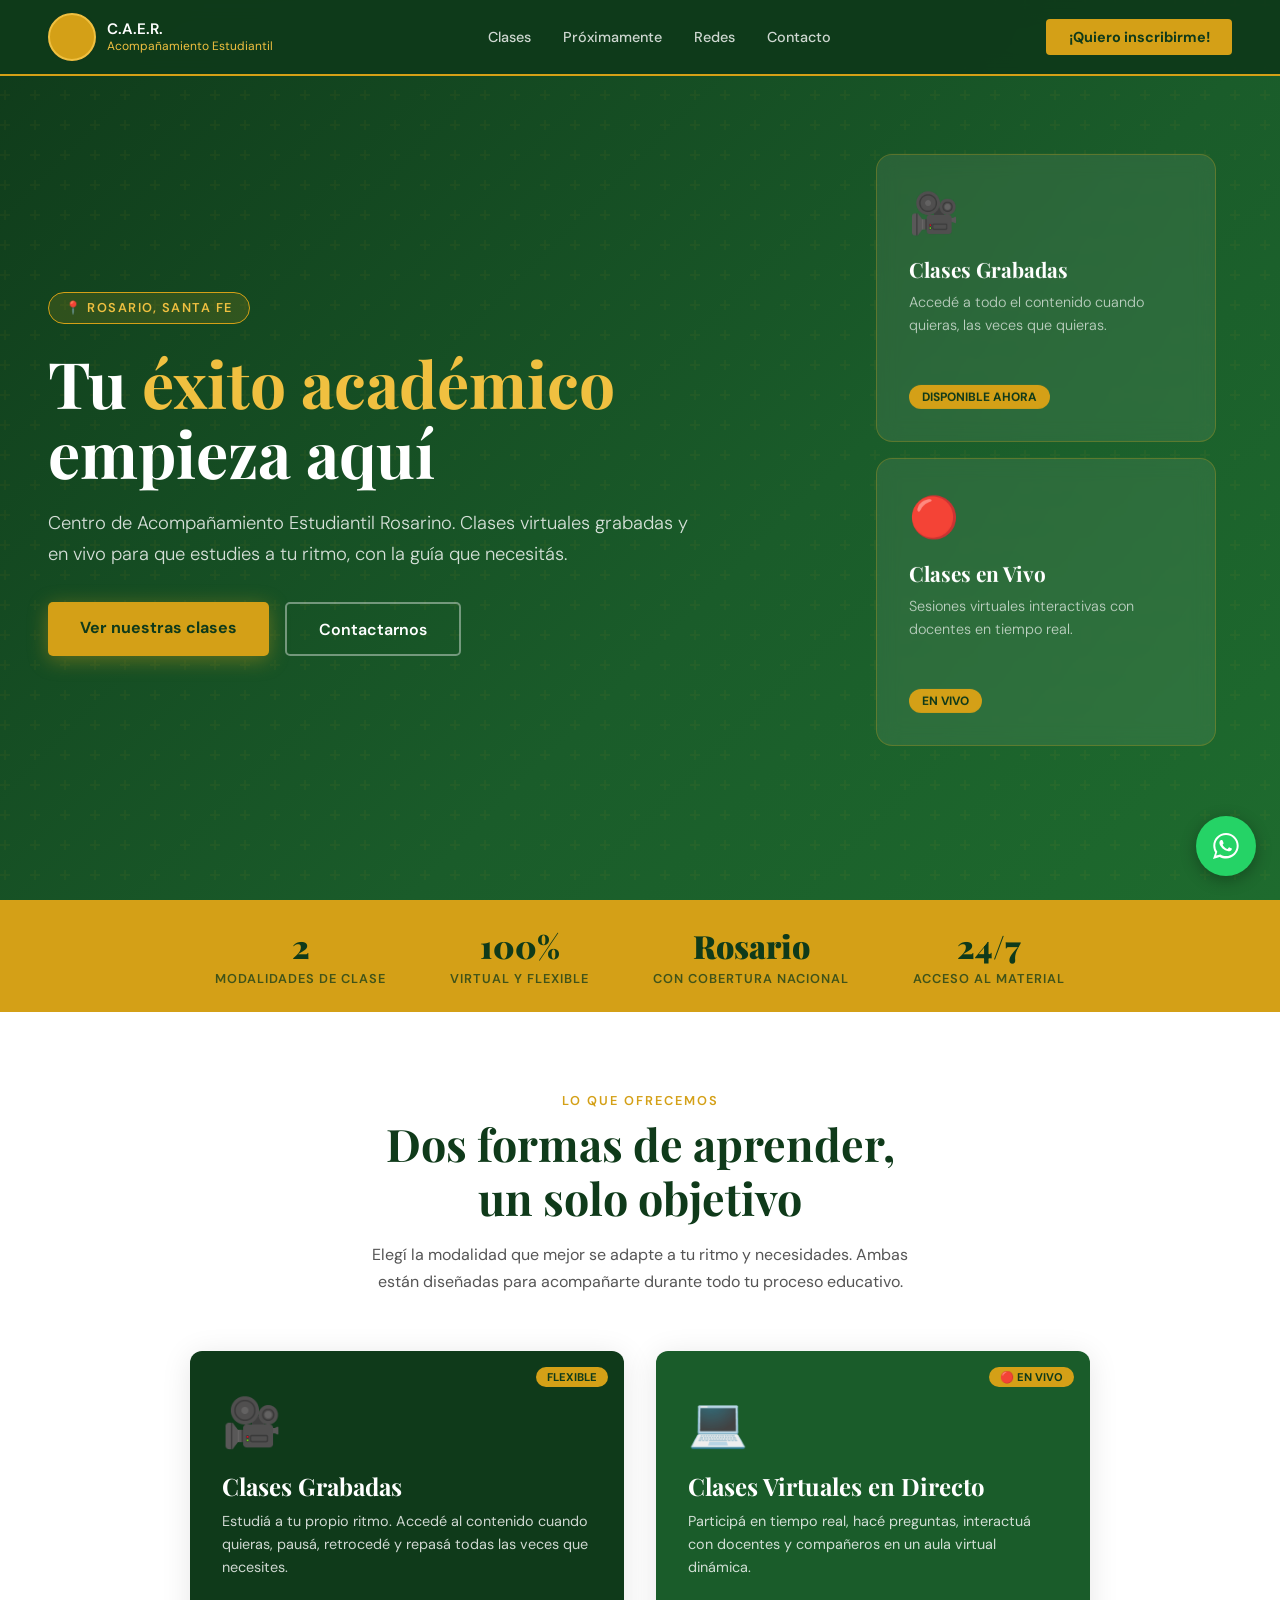
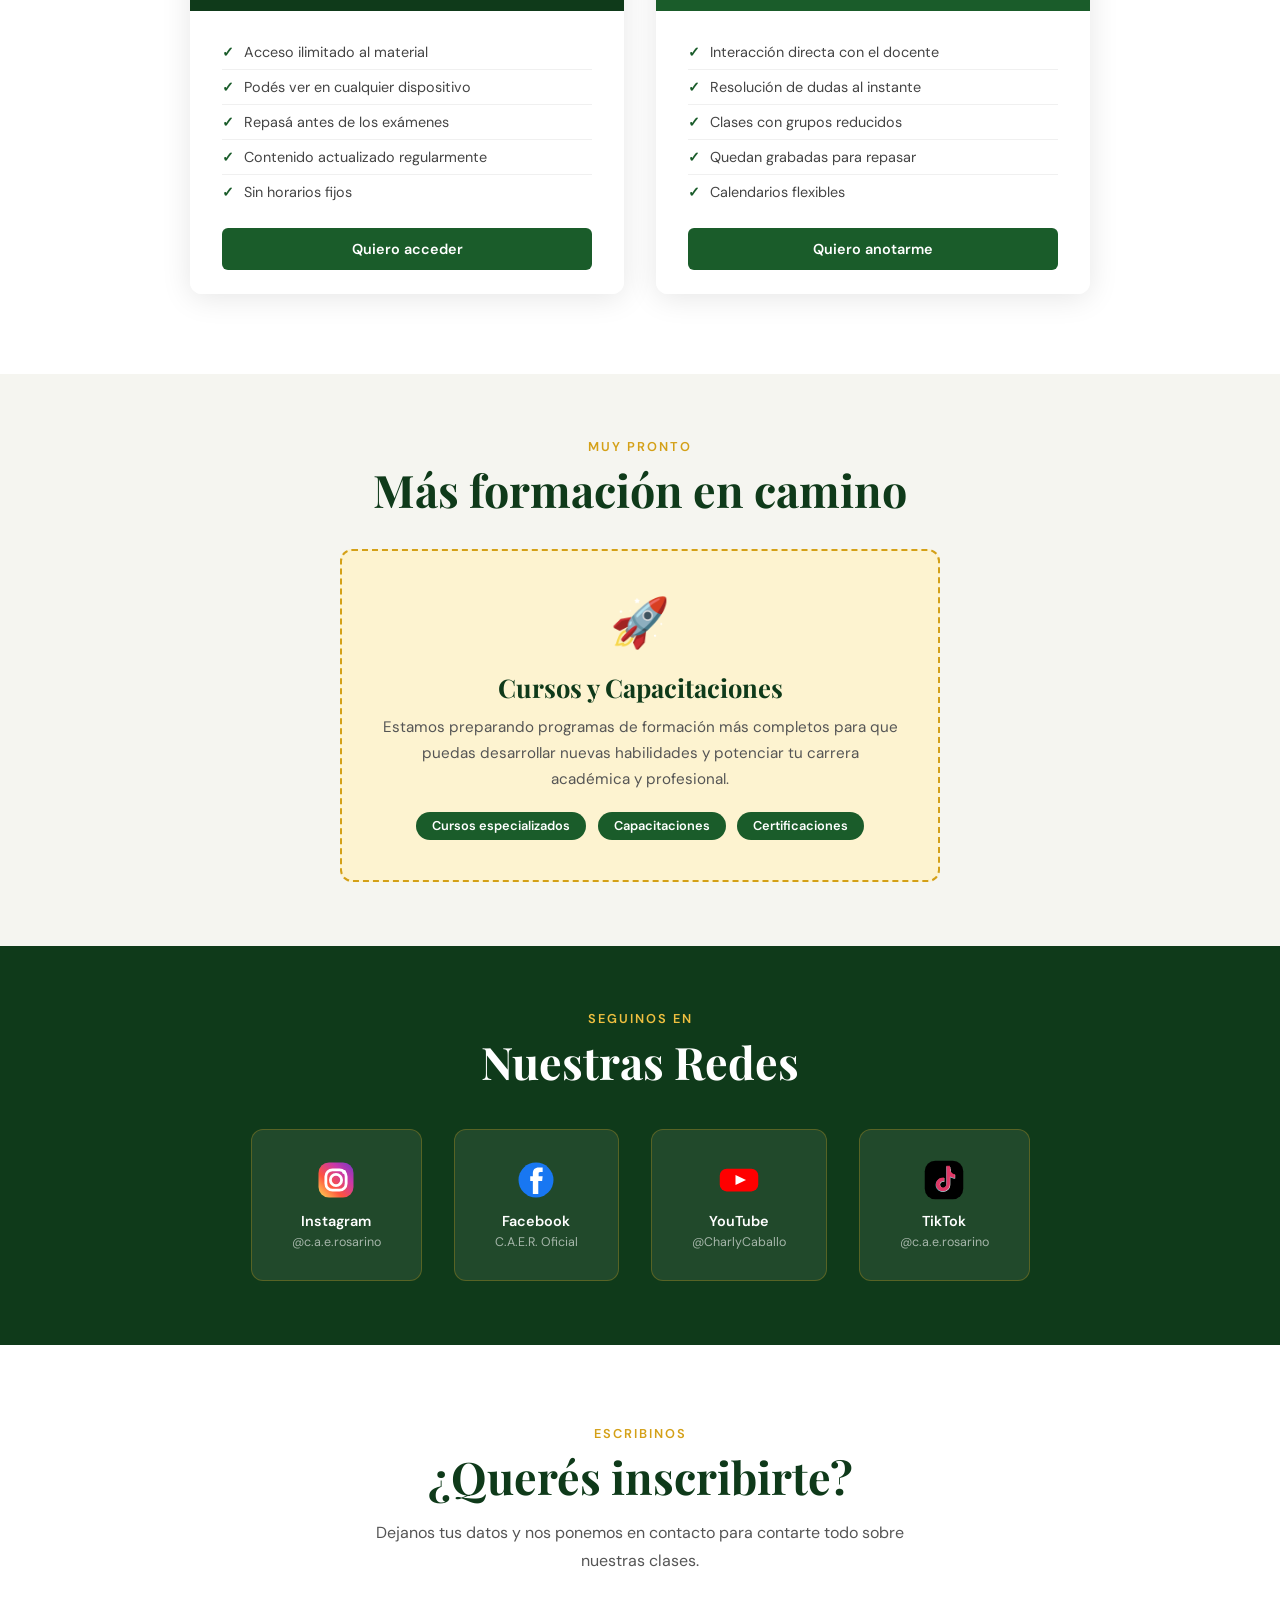
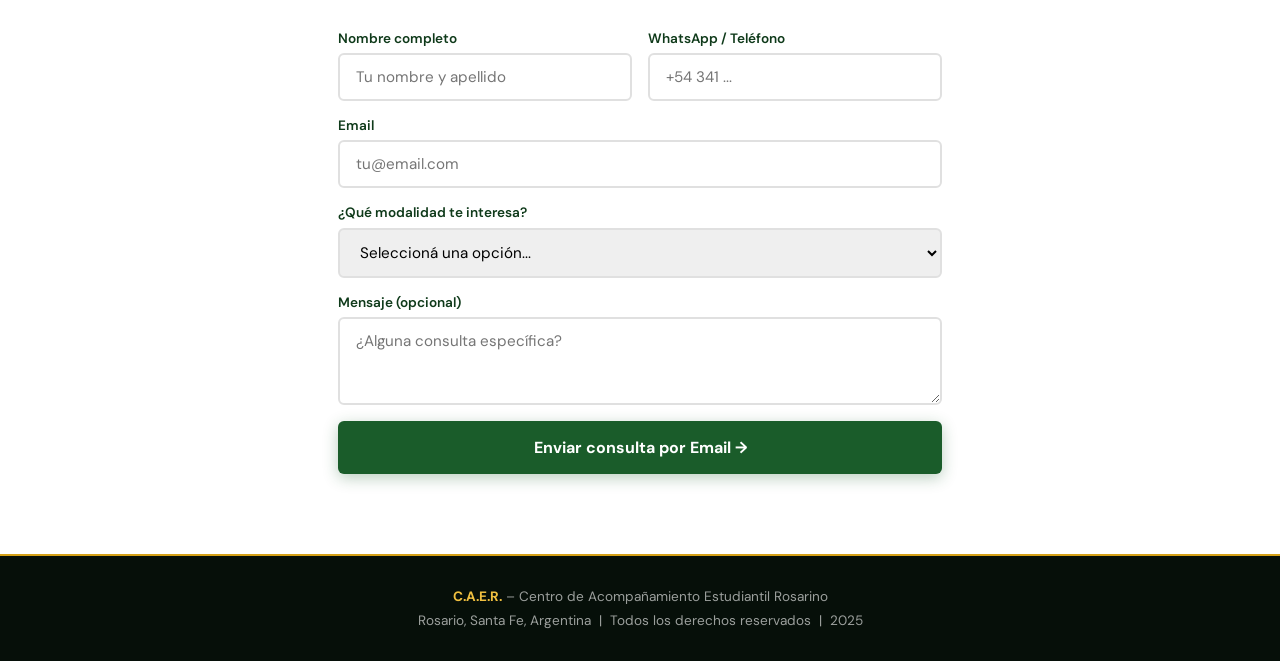
<file: index_6.html>
<!DOCTYPE html>
<html lang="es">
<head>
<meta charset="UTF-8"/>
<meta name="viewport" content="width=device-width, initial-scale=1.0"/>
<title>C.A.E.R. – Centro de Acompañamiento Estudiantil Rosarino</title>
<link href="https://fonts.googleapis.com/css2?family=Playfair+Display:wght@700;900&family=DM+Sans:wght@300;400;500;600&display=swap" rel="stylesheet"/>
<style>
  :root {
    --verde: #1a5c2a;
    --verde-oscuro: #0f3a1a;
    --verde-claro: #2a7a3a;
    --dorado: #d4a017;
    --dorado-claro: #f0c040;
    --dorado-suave: #fdf3d0;
    --blanco: #ffffff;
    --gris: #f5f5f0;
    --texto: #1a1a1a;
  }
  *, *::before, *::after { box-sizing: border-box; margin: 0; padding: 0; }
  html { scroll-behavior: smooth; }
  body { font-family: 'DM Sans', sans-serif; color: var(--texto); background: var(--blanco); overflow-x: hidden; }

  /* NAV */
  nav {
    position: fixed; top: 0; left: 0; right: 0; z-index: 100;
    background: rgba(15, 58, 26, 0.97);
    backdrop-filter: blur(10px);
    display: flex; align-items: center; justify-content: space-between;
    padding: 0.8rem 3rem;
    border-bottom: 2px solid var(--dorado);
  }
  .nav-logo { display: flex; align-items: center; gap: 0.7rem; }
  .nav-logo-circle {
    width: 48px; height: 48px; border-radius: 50%;
    background: var(--dorado);
    display: flex; align-items: center; justify-content: center;
    overflow: hidden;
    border: 2px solid var(--dorado-claro);
    box-shadow: 0 0 0 2px rgba(15,58,26,0.6);
    flex-shrink: 0;
  }
  .nav-logo-circle video {
    width: 100%; height: 100%;
    object-fit: cover;
    display: block;
  }
  .nav-logo-text { color: var(--blanco); font-weight: 600; font-size: 0.95rem; line-height: 1.2; }
  .nav-logo-text span { display: block; color: var(--dorado-claro); font-size: 0.75rem; font-weight: 400; }
  .nav-links { display: flex; gap: 2rem; list-style: none; }
  .nav-links a { color: rgba(255,255,255,0.8); text-decoration: none; font-size: 0.9rem; font-weight: 500; transition: color 0.2s; }
  .nav-links a:hover { color: var(--dorado-claro); }
  .nav-cta {
    background: var(--dorado); color: var(--verde-oscuro);
    padding: 0.55rem 1.4rem; border-radius: 4px;
    font-weight: 700; text-decoration: none; font-size: 0.9rem;
    transition: background 0.2s, transform 0.2s;
  }
  .nav-cta:hover { background: var(--dorado-claro); transform: translateY(-1px); }

  /* HERO */
  .hero {
    min-height: 100vh;
    background: linear-gradient(135deg, var(--verde-oscuro) 0%, var(--verde) 60%, #1e6b2e 100%);
    display: flex; align-items: center;
    position: relative; overflow: hidden;
    padding: 7rem 3rem 4rem;
  }
  .hero::before {
    content: '';
    position: absolute; inset: 0;
    background: url("data:image/svg+xml,%3Csvg width='60' height='60' viewBox='0 0 60 60' xmlns='http://www.w3.org/2000/svg'%3E%3Cg fill='none' fill-rule='evenodd'%3E%3Cg fill='%23d4a017' fill-opacity='0.05'%3E%3Cpath d='M36 34v-4h-2v4h-4v2h4v4h2v-4h4v-2h-4zm0-30V0h-2v4h-4v2h4v4h2V6h4V4h-4zM6 34v-4H4v4H0v2h4v4h2v-4h4v-2H6zM6 4V0H4v4H0v2h4v4h2V6h4V4H6z'/%3E%3C/g%3E%3C/g%3E%3C/svg%3E");
  }
  .hero-content { position: relative; z-index: 2; max-width: 650px; }
  .hero-badge {
    display: inline-block;
    background: rgba(212, 160, 23, 0.15);
    border: 1px solid var(--dorado);
    color: var(--dorado-claro);
    padding: 0.4rem 1rem; border-radius: 20px;
    font-size: 0.8rem; font-weight: 600; letter-spacing: 1.5px;
    text-transform: uppercase; margin-bottom: 1.5rem;
    animation: fadeUp 0.6s ease both;
  }
  .hero h1 {
    font-family: 'Playfair Display', serif;
    font-size: clamp(2.5rem, 5vw, 4rem);
    color: var(--blanco); line-height: 1.1; margin-bottom: 1.2rem;
    animation: fadeUp 0.6s 0.1s ease both;
  }
  .hero h1 em { color: var(--dorado-claro); font-style: normal; }
  .hero p {
    color: rgba(255,255,255,0.82); font-size: 1.15rem; line-height: 1.7;
    margin-bottom: 2rem; font-weight: 300;
    animation: fadeUp 0.6s 0.2s ease both;
  }
  .hero-btns { display: flex; gap: 1rem; flex-wrap: wrap; animation: fadeUp 0.6s 0.3s ease both; }
  .btn-primary {
    background: var(--dorado); color: var(--verde-oscuro);
    padding: 0.9rem 2rem; border-radius: 5px;
    font-weight: 700; font-size: 1rem; text-decoration: none;
    transition: all 0.2s; box-shadow: 0 4px 20px rgba(212,160,23,0.4);
  }
  .btn-primary:hover { background: var(--dorado-claro); transform: translateY(-2px); box-shadow: 0 8px 30px rgba(212,160,23,0.5); }
  .btn-secondary {
    background: transparent; color: var(--blanco);
    padding: 0.9rem 2rem; border-radius: 5px;
    font-weight: 600; font-size: 1rem; text-decoration: none;
    border: 2px solid rgba(255,255,255,0.4);
    transition: all 0.2s;
  }
  .btn-secondary:hover { border-color: var(--blanco); background: rgba(255,255,255,0.08); }

  .hero-visual {
    position: absolute; right: 4rem; top: 50%; transform: translateY(-50%);
    width: 340px; animation: floatIn 1s 0.4s ease both;
  }
  .hero-card {
    background: rgba(255,255,255,0.08);
    border: 1px solid rgba(212,160,23,0.3);
    backdrop-filter: blur(10px);
    border-radius: 16px; padding: 2rem;
    color: var(--blanco);
  }
  .hero-card-icon { font-size: 2.5rem; margin-bottom: 1rem; }
  .hero-card h3 { font-family: 'Playfair Display', serif; font-size: 1.3rem; margin-bottom: 0.5rem; }
  .hero-card p { font-size: 0.9rem; color: rgba(255,255,255,0.7); line-height: 1.6; }
  .hero-card-tag {
    display: inline-block; margin-top: 1rem;
    background: var(--dorado); color: var(--verde-oscuro);
    padding: 0.25rem 0.8rem; border-radius: 20px;
    font-size: 0.75rem; font-weight: 700;
  }
  .hero-card2 { margin-top: 1rem; }

  /* STATS BAR */
  .stats-bar {
    background: var(--dorado);
    padding: 1.5rem 3rem;
    display: flex; justify-content: center; gap: 4rem; flex-wrap: wrap;
  }
  .stat-item { text-align: center; }
  .stat-item .num {
    font-family: 'Playfair Display', serif;
    font-size: 2rem; font-weight: 900; color: var(--verde-oscuro); display: block;
  }
  .stat-item .lbl { font-size: 0.8rem; font-weight: 600; color: var(--verde-oscuro); opacity: 0.75; text-transform: uppercase; letter-spacing: 1px; }

  /* SERVICIOS */
  .section { padding: 5rem 3rem; }
  .section-label {
    text-align: center; text-transform: uppercase;
    letter-spacing: 2px; font-size: 0.8rem; font-weight: 600;
    color: var(--dorado); margin-bottom: 0.5rem;
  }
  .section-title {
    font-family: 'Playfair Display', serif;
    font-size: clamp(2rem, 4vw, 2.8rem);
    text-align: center; color: var(--verde-oscuro);
    margin-bottom: 1rem; line-height: 1.2;
  }
  .section-sub { text-align: center; color: #555; max-width: 560px; margin: 0 auto 3.5rem; line-height: 1.7; }

  .servicios-grid { display: grid; grid-template-columns: repeat(auto-fit, minmax(300px, 1fr)); gap: 2rem; max-width: 900px; margin: 0 auto; }
  .servicio-card {
    border-radius: 12px; overflow: hidden;
    box-shadow: 0 4px 30px rgba(0,0,0,0.1);
    transition: transform 0.3s, box-shadow 0.3s;
    cursor: pointer;
  }
  .servicio-card:hover { transform: translateY(-6px); box-shadow: 0 12px 40px rgba(0,0,0,0.15); }
  .servicio-header {
    background: var(--verde);
    padding: 2.5rem 2rem 2rem;
    color: var(--blanco); position: relative;
  }
  .servicio-header.grabada { background: var(--verde-oscuro); }
  .servicio-icon { font-size: 3rem; margin-bottom: 1rem; }
  .servicio-badge {
    position: absolute; top: 1rem; right: 1rem;
    background: var(--dorado); color: var(--verde-oscuro);
    font-size: 0.7rem; font-weight: 700; padding: 0.2rem 0.7rem;
    border-radius: 20px; text-transform: uppercase;
  }
  .servicio-header h3 {
    font-family: 'Playfair Display', serif;
    font-size: 1.5rem; margin-bottom: 0.5rem;
  }
  .servicio-header p { font-size: 0.9rem; color: rgba(255,255,255,0.8); line-height: 1.6; }
  .servicio-body { background: var(--blanco); padding: 1.5rem 2rem; }
  .servicio-features { list-style: none; }
  .servicio-features li {
    padding: 0.5rem 0; border-bottom: 1px solid #f0f0f0;
    font-size: 0.9rem; color: #444; display: flex; align-items: center; gap: 0.6rem;
  }
  .servicio-features li:last-child { border-bottom: none; }
  .servicio-features li::before { content: '✓'; color: var(--verde); font-weight: 700; }
  .servicio-cta {
    display: block; text-align: center; margin-top: 1.2rem;
    background: var(--verde); color: var(--blanco);
    padding: 0.75rem; border-radius: 6px;
    font-weight: 600; font-size: 0.9rem; text-decoration: none;
    transition: background 0.2s;
  }
  .servicio-cta:hover { background: var(--verde-claro); }

  /* PRÓXIMAMENTE */
  .pronto-section { background: var(--gris); padding: 4rem 3rem; text-align: center; }
  .pronto-box {
    max-width: 600px; margin: 2rem auto 0;
    border: 2px dashed var(--dorado);
    border-radius: 12px; padding: 2.5rem;
    background: var(--dorado-suave);
  }
  .pronto-box .icon { font-size: 3rem; margin-bottom: 1rem; }
  .pronto-box h3 { font-family: 'Playfair Display', serif; font-size: 1.6rem; color: var(--verde-oscuro); margin-bottom: 0.7rem; }
  .pronto-box p { color: #555; line-height: 1.7; font-size: 0.95rem; }
  .pronto-tags { display: flex; gap: 0.7rem; flex-wrap: wrap; justify-content: center; margin-top: 1.2rem; }
  .pronto-tag {
    background: var(--verde); color: var(--blanco);
    padding: 0.35rem 1rem; border-radius: 20px;
    font-size: 0.8rem; font-weight: 600;
  }

  /* REDES */
  .redes-section { background: var(--verde-oscuro); padding: 4rem 3rem; }
  .redes-grid { display: flex; justify-content: center; gap: 2rem; flex-wrap: wrap; margin-top: 2.5rem; }
  .red-card {
    background: rgba(255,255,255,0.08);
    border: 1px solid rgba(212,160,23,0.3);
    border-radius: 12px; padding: 1.8rem 2.5rem;
    text-align: center; text-decoration: none;
    transition: all 0.25s; min-width: 160px;
    color: var(--blanco);
  }
  .red-card:hover { background: rgba(212,160,23,0.15); border-color: var(--dorado); transform: translateY(-4px); }
  .red-card .red-icon { width: 42px; height: 42px; margin: 0 auto 0.7rem; display: flex; align-items: center; justify-content: center; }
  .red-card .red-icon svg { width: 100%; height: 100%; }
  .red-card span { font-size: 0.9rem; font-weight: 600; display: block; }
  .red-card small { color: rgba(255,255,255,0.6); font-size: 0.78rem; }

  /* CONTACTO */
  .contacto-section { padding: 5rem 3rem; max-width: 700px; margin: 0 auto; text-align: center; }
  .contacto-form { margin-top: 2rem; display: flex; flex-direction: column; gap: 1rem; text-align: left; }
  .form-group { display: flex; flex-direction: column; gap: 0.4rem; }
  .form-group label { font-size: 0.85rem; font-weight: 600; color: var(--verde-oscuro); }
  .form-group input, .form-group select, .form-group textarea {
    border: 2px solid #e0e0e0; border-radius: 6px;
    padding: 0.75rem 1rem; font-family: 'DM Sans', sans-serif;
    font-size: 0.95rem; transition: border-color 0.2s; outline: none;
  }
  .form-group input:focus, .form-group select:focus, .form-group textarea:focus {
    border-color: var(--verde);
  }
  .form-row { display: grid; grid-template-columns: 1fr 1fr; gap: 1rem; }
  .btn-submit {
    background: var(--verde); color: var(--blanco);
    border: none; border-radius: 6px;
    padding: 1rem 2rem; font-size: 1rem; font-weight: 700;
    cursor: pointer; transition: all 0.2s; font-family: 'DM Sans', sans-serif;
    box-shadow: 0 4px 15px rgba(26,92,42,0.3);
  }
  .btn-submit:hover { background: var(--verde-claro); transform: translateY(-2px); }
  .form-btns { display: flex; gap: 1rem; flex-wrap: wrap; }
  .form-btns .btn-submit { flex: 1; min-width: 200px; }

  /* WHATSAPP FLOTANTE */
  .whatsapp-float {
    position: fixed; bottom: 24px; right: 24px; z-index: 999;
    width: 60px; height: 60px; border-radius: 50%;
    background: #25D366;
    display: flex; align-items: center; justify-content: center;
    box-shadow: 0 4px 16px rgba(0,0,0,0.3);
    text-decoration: none;
    transition: transform 0.2s, box-shadow 0.2s;
    animation: whatsappPop 0.5s 1s ease both;
  }
  .whatsapp-float:hover { transform: scale(1.08); box-shadow: 0 6px 22px rgba(0,0,0,0.4); }
  .whatsapp-float svg { width: 32px; height: 32px; }
  @keyframes whatsappPop { from { opacity: 0; transform: scale(0); } to { opacity: 1; transform: scale(1); } }
  @media (max-width: 900px) {
    .whatsapp-float { bottom: 18px; right: 18px; width: 54px; height: 54px; }
    .whatsapp-float svg { width: 28px; height: 28px; }
  }

  /* FOOTER */
  footer {
    background: #060f09; color: rgba(255,255,255,0.6);
    padding: 2rem 3rem; text-align: center; font-size: 0.85rem;
    border-top: 2px solid var(--dorado);
  }
  footer strong { color: var(--dorado-claro); }

  /* ANIMATIONS */
  @keyframes fadeUp { from { opacity: 0; transform: translateY(24px); } to { opacity: 1; transform: translateY(0); } }
  @keyframes floatIn { from { opacity: 0; transform: translateY(-50%) translateX(40px); } to { opacity: 1; transform: translateY(-50%) translateX(0); } }

  /* MOBILE */
  @media (max-width: 900px) {
    .hero-visual { display: none; }
    nav { padding: 0.8rem 1.5rem; }
    .nav-links { display: none; }
    .hero { padding: 7rem 1.5rem 4rem; }
    .section { padding: 4rem 1.5rem; }
    .stats-bar { gap: 2rem; padding: 1.5rem 1rem; }
    .form-row { grid-template-columns: 1fr; }
    .redes-section { padding: 4rem 1.5rem; }
    .pronto-section { padding: 4rem 1.5rem; }
    .contacto-section { padding: 4rem 1.5rem; }
    footer { padding: 2rem 1.5rem; }
  }
</style>
</head>
<body>

<!-- NAVEGACIÓN -->
<nav>
  <div class="nav-logo">
    <div class="nav-logo-circle"><video id="logoVideo" muted loop playsinline preload="auto"><source src="[data-uri]" type="video/mp4"></video></div>
    <div class="nav-logo-text">
      C.A.E.R.
      <span>Acompañamiento Estudiantil</span>
    </div>
  </div>
  <ul class="nav-links">
    <li><a href="#servicios">Clases</a></li>
    <li><a href="#proximamente">Próximamente</a></li>
    <li><a href="#redes">Redes</a></li>
    <li><a href="#contacto">Contacto</a></li>
  </ul>
  <a href="#contacto" class="nav-cta">¡Quiero inscribirme!</a>
</nav>

<!-- HERO -->
<section class="hero">
  <div class="hero-content">
    <div class="hero-badge">📍 Rosario, Santa Fe</div>
    <h1>Tu <em>éxito académico</em> empieza aquí</h1>
    <p>Centro de Acompañamiento Estudiantil Rosarino. Clases virtuales grabadas y en vivo para que estudies a tu ritmo, con la guía que necesitás.</p>
    <div class="hero-btns">
      <a href="#servicios" class="btn-primary">Ver nuestras clases</a>
      <a href="#contacto" class="btn-secondary">Contactarnos</a>
    </div>
  </div>
  <div class="hero-visual">
    <div class="hero-card">
      <div class="hero-card-icon">🎥</div>
      <h3>Clases Grabadas</h3>
      <p>Accedé a todo el contenido cuando quieras, las veces que quieras.</p>
      <div class="hero-card-tag">DISPONIBLE AHORA</div>
    </div>
    <div class="hero-card hero-card2">
      <div class="hero-card-icon">🔴</div>
      <h3>Clases en Vivo</h3>
      <p>Sesiones virtuales interactivas con docentes en tiempo real.</p>
      <div class="hero-card-tag">EN VIVO</div>
    </div>
  </div>
</section>

<!-- STATS BAR -->
<div class="stats-bar">
  <div class="stat-item">
    <span class="num">2</span>
    <span class="lbl">Modalidades de clase</span>
  </div>
  <div class="stat-item">
    <span class="num">100%</span>
    <span class="lbl">Virtual y flexible</span>
  </div>
  <div class="stat-item">
    <span class="num">Rosario</span>
    <span class="lbl">Con cobertura nacional</span>
  </div>
  <div class="stat-item">
    <span class="num">24/7</span>
    <span class="lbl">Acceso al material</span>
  </div>
</div>

<!-- SERVICIOS -->
<section class="section" id="servicios">
  <p class="section-label">Lo que ofrecemos</p>
  <h2 class="section-title">Dos formas de aprender,<br/>un solo objetivo</h2>
  <p class="section-sub">Elegí la modalidad que mejor se adapte a tu ritmo y necesidades. Ambas están diseñadas para acompañarte durante todo tu proceso educativo.</p>

  <div class="servicios-grid">
    <!-- GRABADAS -->
    <div class="servicio-card">
      <div class="servicio-header grabada">
        <div class="servicio-badge">Flexible</div>
        <div class="servicio-icon">🎥</div>
        <h3>Clases Grabadas</h3>
        <p>Estudiá a tu propio ritmo. Accedé al contenido cuando quieras, pausá, retrocedé y repasá todas las veces que necesites.</p>
      </div>
      <div class="servicio-body">
        <ul class="servicio-features">
          <li>Acceso ilimitado al material</li>
          <li>Podés ver en cualquier dispositivo</li>
          <li>Repasá antes de los exámenes</li>
          <li>Contenido actualizado regularmente</li>
          <li>Sin horarios fijos</li>
        </ul>
        <a href="#contacto" class="servicio-cta">Quiero acceder</a>
      </div>
    </div>

    <!-- EN VIVO -->
    <div class="servicio-card">
      <div class="servicio-header">
        <div class="servicio-badge">🔴 En Vivo</div>
        <div class="servicio-icon">💻</div>
        <h3>Clases Virtuales en Directo</h3>
        <p>Participá en tiempo real, hacé preguntas, interactuá con docentes y compañeros en un aula virtual dinámica.</p>
      </div>
      <div class="servicio-body">
        <ul class="servicio-features">
          <li>Interacción directa con el docente</li>
          <li>Resolución de dudas al instante</li>
          <li>Clases con grupos reducidos</li>
          <li>Quedan grabadas para repasar</li>
          <li>Calendarios flexibles</li>
        </ul>
        <a href="#contacto" class="servicio-cta">Quiero anotarme</a>
      </div>
    </div>
  </div>
</section>

<!-- PRÓXIMAMENTE -->
<section class="pronto-section" id="proximamente">
  <p class="section-label">Muy pronto</p>
  <h2 class="section-title">Más formación en camino</h2>
  <div class="pronto-box">
    <div class="icon">🚀</div>
    <h3>Cursos y Capacitaciones</h3>
    <p>Estamos preparando programas de formación más completos para que puedas desarrollar nuevas habilidades y potenciar tu carrera académica y profesional.</p>
    <div class="pronto-tags">
      <span class="pronto-tag">Cursos especializados</span>
      <span class="pronto-tag">Capacitaciones</span>
      <span class="pronto-tag">Certificaciones</span>
    </div>
  </div>
</section>

<!-- REDES SOCIALES -->
<section class="redes-section" id="redes">
  <p class="section-label" style="color: var(--dorado-claro);">Seguinos en</p>
  <h2 class="section-title" style="color: var(--blanco);">Nuestras Redes</h2>
  <div class="redes-grid">
    <a href="https://www.instagram.com/c.a.e.rosarino/" target="_blank" rel="noopener" class="red-card">
      <span class="red-icon">
        <svg viewBox="0 0 24 24" fill="none" xmlns="http://www.w3.org/2000/svg">
          <defs>
            <linearGradient id="igGrad" x1="0%" y1="100%" x2="100%" y2="0%">
              <stop offset="0%" stop-color="#FFDD55"/>
              <stop offset="35%" stop-color="#FF543E"/>
              <stop offset="70%" stop-color="#C837AB"/>
              <stop offset="100%" stop-color="#7038C4"/>
            </linearGradient>
          </defs>
          <rect x="2" y="2" width="20" height="20" rx="6" fill="url(#igGrad)"/>
          <rect x="6.2" y="6.2" width="11.6" height="11.6" rx="3.8" fill="none" stroke="#fff" stroke-width="1.6"/>
          <circle cx="12" cy="12" r="3.2" fill="none" stroke="#fff" stroke-width="1.6"/>
          <circle cx="16.6" cy="7.4" r="1.1" fill="#fff"/>
        </svg>
      </span>
      <span>Instagram</span>
      <small>@c.a.e.rosarino</small>
    </a>
    <a href="https://www.facebook.com/share/1CNMGvxu7c/" target="_blank" rel="noopener" class="red-card">
      <span class="red-icon">
        <svg viewBox="0 0 24 24" xmlns="http://www.w3.org/2000/svg">
          <circle cx="12" cy="12" r="10" fill="#1877F2"/>
          <path d="M15.4 12.5h-2.1V20h-3.1v-7.5H8.7v-2.6h1.5v-1.7c0-2.1 1-3.4 3.5-3.4h2.1v2.6h-1.3c-1 0-1 .4-1 1.1v1.4h2.3l-.3 2.6z" fill="#fff"/>
        </svg>
      </span>
      <span>Facebook</span>
      <small>C.A.E.R. Oficial</small>
    </a>
    <a href="https://www.youtube.com/@CharlyCaballo" target="_blank" rel="noopener" class="red-card">
      <span class="red-icon">
        <svg viewBox="0 0 24 24" xmlns="http://www.w3.org/2000/svg">
          <rect x="1" y="5.5" width="22" height="13" rx="4" fill="#FF0000"/>
          <path d="M10 9.2l6 2.8-6 2.8V9.2z" fill="#fff"/>
        </svg>
      </span>
      <span>YouTube</span>
      <small>@CharlyCaballo</small>
    </a>
    <a href="https://www.tiktok.com/@c.a.e.rosarino" target="_blank" rel="noopener" class="red-card">
      <span class="red-icon">
        <svg viewBox="0 0 24 24" xmlns="http://www.w3.org/2000/svg">
          <rect x="1" y="1" width="22" height="22" rx="6" fill="#000"/>
          <path d="M15.6 6.5c.4 1.4 1.3 2.3 2.8 2.5v2.1c-1 .1-1.9-.2-2.8-.8v4.3c0 2.6-2.1 4.4-4.5 4.1-1.9-.2-3.4-1.8-3.5-3.7-.1-2.3 1.7-4.2 4-4.2.2 0 .4 0 .6.1v2.2c-.2-.1-.4-.1-.6-.1-1 0-1.9.9-1.8 1.9.1.9.8 1.6 1.7 1.7 1.1.1 2.1-.8 2.1-1.9V4.5h2c0 .7.1 1.4.4 2z" fill="#fff"/>
          <path d="M15.2 6.5c.4 1.4 1.3 2.3 2.8 2.5v2.1c-1 .1-1.9-.2-2.8-.8v4.3c0 2.6-2.1 4.4-4.5 4.1-1.9-.2-3.4-1.8-3.5-3.7-.1-2.3 1.7-4.2 4-4.2.2 0 .4 0 .6.1v2.2c-.2-.1-.4-.1-.6-.1-1 0-1.9.9-1.8 1.9.1.9.8 1.6 1.7 1.7 1.1.1 2.1-.8 2.1-1.9V4.1h2c0 .8.1 1.6.4 2.4z" fill="#69C9D0" opacity="0.85"/>
          <path d="M15.4 6.2c.4 1.4 1.3 2.3 2.8 2.5v2.1c-1 .1-1.9-.2-2.8-.8v4.3c0 2.6-2.1 4.4-4.5 4.1-1.9-.2-3.4-1.8-3.5-3.7-.1-2.3 1.7-4.2 4-4.2.2 0 .4 0 .6.1v2.2c-.2-.1-.4-.1-.6-.1-1 0-1.9.9-1.8 1.9.1.9.8 1.6 1.7 1.7 1.1.1 2.1-.8 2.1-1.9V3.8h2c0 .9.1 1.7.4 2.4z" fill="#EE1D52" opacity="0.85"/>
        </svg>
      </span>
      <span>TikTok</span>
      <small>@c.a.e.rosarino</small>
    </a>
  </div>
</section>

<!-- CONTACTO -->
<section class="contacto-section" id="contacto">
  <p class="section-label">Escribinos</p>
  <h2 class="section-title">¿Querés inscribirte?</h2>
  <p class="section-sub">Dejanos tus datos y nos ponemos en contacto para contarte todo sobre nuestras clases.</p>
  <form class="contacto-form" id="formContacto" onsubmit="handleSubmit(event)">
    <input type="hidden" name="_subject" value="Nueva consulta desde la web de C.A.E.R."/>
    <input type="hidden" name="_template" value="table"/>
    <input type="hidden" name="_captcha" value="false"/>
    <input type="text" name="_honey" style="display:none" tabindex="-1" autocomplete="off"/>
    <div class="form-row">
      <div class="form-group">
        <label>Nombre completo</label>
        <input type="text" name="nombre" placeholder="Tu nombre y apellido" required/>
      </div>
      <div class="form-group">
        <label>WhatsApp / Teléfono</label>
        <input type="tel" name="telefono" placeholder="+54 341 ..." required/>
      </div>
    </div>
    <div class="form-group">
      <label>Email</label>
      <input type="email" name="email" placeholder="tu@email.com" required/>
    </div>
    <div class="form-group">
      <label>¿Qué modalidad te interesa?</label>
      <select name="modalidad" required>
        <option value="">Seleccioná una opción...</option>
        <option>Clases Grabadas</option>
        <option>Clases en Vivo (virtual)</option>
        <option>Ambas modalidades</option>
        <option>Quiero más información primero</option>
      </select>
    </div>
    <div class="form-group">
      <label>Mensaje (opcional)</label>
      <textarea name="mensaje" rows="3" placeholder="¿Alguna consulta específica?"></textarea>
    </div>
    <button type="submit" class="btn-submit">Enviar consulta por Email →</button>
    <p id="formError" style="display:none; color:#c0392b; font-size:0.85rem; margin-top:0.5rem;">Hubo un problema al enviar. Probá de nuevo o escribinos por WhatsApp.</p>
  </form>
</section>

<!-- FOOTER -->
<footer>
  <p><strong>C.A.E.R.</strong> – Centro de Acompañamiento Estudiantil Rosarino</p>
  <p style="margin-top:0.4rem;">Rosario, Santa Fe, Argentina &nbsp;|&nbsp; Todos los derechos reservados &nbsp;|&nbsp; 2025</p>
</footer>

<!-- BOTÓN FLOTANTE WHATSAPP -->
<a href="https://wa.me/5493417514445?text=Hola!%20Quiero%20información%20sobre%20las%20clases%20de%20C.A.E.R." target="_blank" rel="noopener" class="whatsapp-float" aria-label="Escribinos por WhatsApp">
  <svg viewBox="0 0 32 32" xmlns="http://www.w3.org/2000/svg">
    <path fill="#fff" d="M16 3C9 3 3.3 8.7 3.3 15.7c0 2.5.7 4.8 1.9 6.8L3 29l6.7-2.1c1.9 1 4.1 1.6 6.3 1.6 7 0 12.7-5.7 12.7-12.7S23 3 16 3zm0 23.1c-2 0-3.9-.5-5.5-1.5l-.4-.2-4 1.2 1.2-3.9-.3-.4a10.4 10.4 0 0 1-1.7-5.6C5.3 9.8 10.1 5 16 5s10.7 4.8 10.7 10.7S21.9 26.1 16 26.1z"/>
    <path fill="#fff" d="M21.6 18.4c-.3-.2-1.8-.9-2.1-1-.3-.1-.5-.2-.7.2-.2.3-.8 1-1 1.2-.2.2-.4.2-.7.1-.3-.2-1.4-.5-2.6-1.6-1-.9-1.6-2-1.8-2.3-.2-.3 0-.5.1-.6.1-.1.3-.4.4-.5.1-.2.2-.3.3-.5.1-.2 0-.4 0-.5 0-.2-.7-1.7-1-2.3-.2-.6-.5-.5-.7-.5h-.6c-.2 0-.5.1-.8.4-.3.3-1 1-1 2.4s1.1 2.8 1.2 3c.1.2 2.2 3.3 5.3 4.6.7.3 1.3.5 1.8.6.7.2 1.4.2 1.9.1.6-.1 1.8-.7 2-1.4.3-.7.3-1.3.2-1.4-.1-.1-.3-.2-.6-.4z"/>
  </svg>
</a>

<script>
function handleSubmit(e) {
  e.preventDefault();
  const form = e.target;
  const btn = form.querySelector('.btn-submit');
  const errorMsg = document.getElementById('formError');
  const originalText = 'Enviar consulta por Email →';

  btn.textContent = 'Enviando...';
  btn.disabled = true;
  errorMsg.style.display = 'none';

  const data = new FormData(form);

  fetch('https://formsubmit.co/ajax/charlycaballo01@gmail.com', {
    method: 'POST',
    headers: { 'Accept': 'application/json' },
    body: data
  })
  .then(res => {
    if (!res.ok) throw new Error('Respuesta no OK de FormSubmit');
    return res.json();
  })
  .then(() => {
    btn.textContent = '¡Mensaje enviado! ✓';
    btn.style.background = '#2a7a3a';
    setTimeout(() => {
      btn.textContent = originalText;
      btn.style.background = '';
      btn.disabled = false;
      form.reset();
    }, 3000);
  })
  .catch(() => {
    btn.textContent = originalText;
    btn.disabled = false;
    errorMsg.style.display = 'block';
  });
}
</script>


<script>
  (function() {
    var v = document.getElementById('logoVideo');
    if (!v) return;
    v.muted = true;
    var tryPlay = function() {
      var p = v.play();
      if (p !== undefined) { p.catch(function(){}); }
    };
    if (v.readyState >= 2) { tryPlay(); }
    v.addEventListener('loadeddata', tryPlay);
    document.addEventListener('click', tryPlay, { once: true });
  })();
</script>
</body>
</html>
</file>
